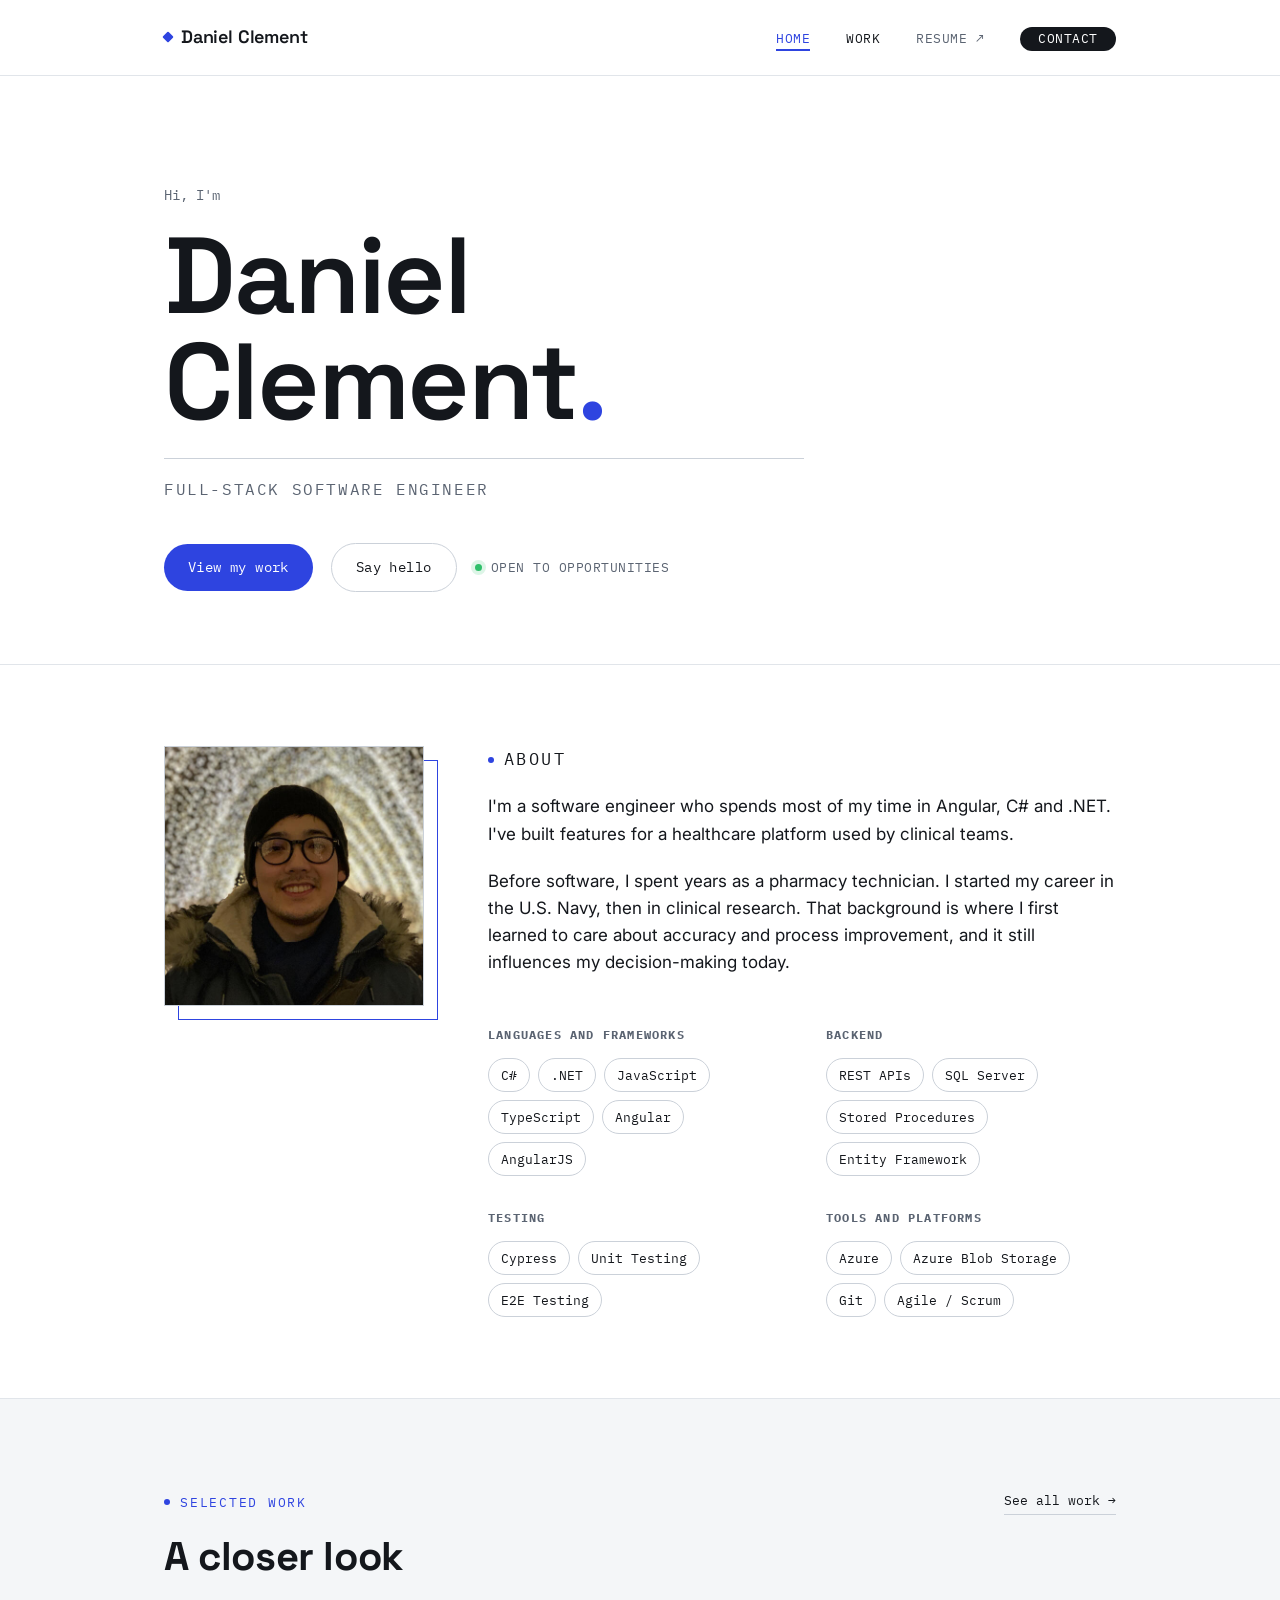
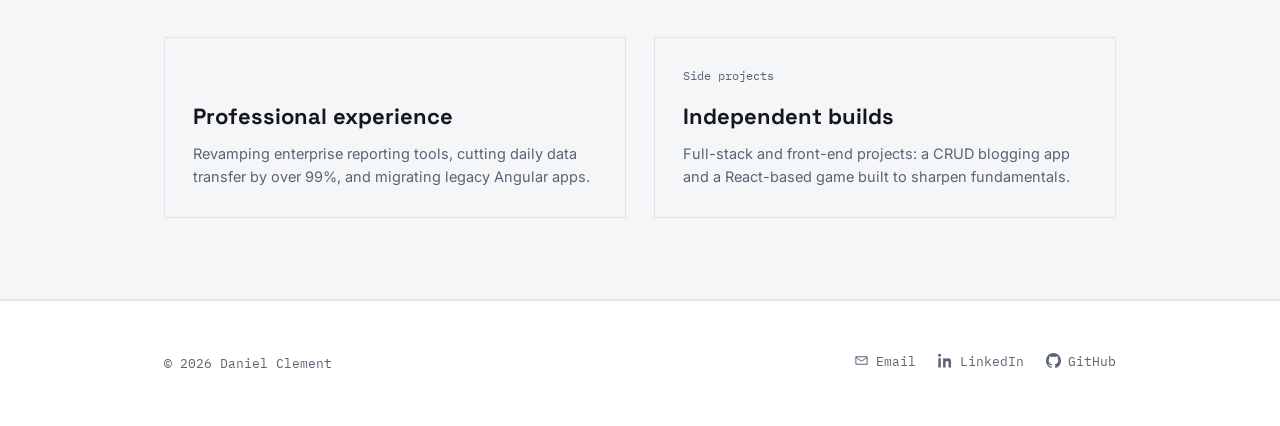
<file: index.html>
<!doctype html>
<html lang="en">
  <head>
    <meta charset="UTF-8" />
    <meta name="viewport" content="width=device-width, initial-scale=1" />
    <title>Daniel Clement - Full-Stack Software Engineer</title>
    <meta
      name="description"
      content="Daniel Clement is a full-stack software engineer."
    />
    <meta
      property="og:title"
      content="Daniel Clement - Full-Stack Software Engineer"
    />
    <meta property="og:type" content="website" />
    <link rel="preconnect" href="https://fonts.googleapis.com" />
    <link rel="preconnect" href="https://fonts.gstatic.com" crossorigin />
    <link
      href="https://fonts.googleapis.com/css2?family=Space+Grotesk:wght@500;600;700&family=Inter:wght@400;500;600&family=IBM+Plex+Mono:wght@400;500&display=swap"
      rel="stylesheet"
    />
    <link rel="stylesheet" href="assets/style.css" />
  </head>
  <body>
    <header class="site-nav">
      <div class="wrap">
        <a href="index.html" class="brand">Daniel Clement</a>
        <button
          class="nav-toggle"
          aria-label="Toggle menu"
          aria-expanded="false"
        >
          <span></span><span></span>
        </button>
        <ul class="nav-links" data-open="false">
          <li><a href="index.html" aria-current="page">Home</a></li>
          <li><a href="work.html">Work</a></li>
          <li>
            <a
              class="resume-link"
              href="assets/files/DanielClement_Resume_2026.pdf"
              target="_blank"
              rel="noopener"
              >Resume ↗</a
            >
          </li>
          <li><a class="nav-cta" href="contact.html">Contact</a></li>
        </ul>
      </div>
    </header>

    <main>
      <section class="hero">
        <div class="wrap">
          <p class="hero-kicker">Hi, I'm</p>
          <h1>Daniel<br />Clement<span class="accent">.</span></h1>
          <p class="hero-role">Full-Stack Software Engineer</p>
          <div class="hero-actions">
            <a href="work.html" class="btn btn-primary">View my work</a>
            <a href="mailto:dnlclmnt@gmail.com" class="btn btn-ghost"
              >Say hello</a
            >
            <span class="status-pill"
              ><span class="dot"></span>Open to opportunities</span
            >
          </div>
        </div>
      </section>

      <section id="about">
        <div class="wrap">
          <div class="about-grid">
            <div class="about-portrait">
              <img
                src="assets/images/headshot.jpg"
                alt="Portrait of Daniel Clement"
              />
            </div>
            <div class="about-copy">
              <p class="eyebrow">About</p>
              <p style="margin-top: 16px">
                I'm a software engineer who spends most of my time in Angular,
                C# and .NET. I've built features for a healthcare platform used
                by clinical teams.
              </p>
              <p>
                Before software, I spent years as a pharmacy technician. I
                started my career in the U.S. Navy, then in clinical research.
                That background is where I first learned to care about accuracy
                and process improvement, and it still influences my
                decision-making today.
              </p>

              <div class="skills">
                <div class="skill-group">
                  <h3>Languages and Frameworks</h3>
                  <div class="chip-row">
                    <span class="chip">C#</span>
                    <span class="chip">.NET</span>
                    <span class="chip">JavaScript</span>
                    <span class="chip">TypeScript</span>
                    <span class="chip">Angular</span>
                    <span class="chip">AngularJS</span>
                  </div>
                </div>
                <div class="skill-group">
                  <h3>Backend</h3>
                  <div class="chip-row">
                    <span class="chip">REST APIs</span>
                    <span class="chip">SQL Server</span>
                    <span class="chip">Stored Procedures</span>
                    <span class="chip">Entity Framework</span>
                  </div>
                </div>
                <div class="skill-group">
                  <h3>Testing</h3>
                  <div class="chip-row">
                    <span class="chip">Cypress</span>
                    <span class="chip">Unit Testing</span>
                    <span class="chip">E2E Testing</span>
                  </div>
                </div>
                <div class="skill-group">
                  <h3>Tools and Platforms</h3>
                  <div class="chip-row">
                    <span class="chip">Azure</span>
                    <span class="chip">Azure Blob Storage</span>
                    <span class="chip">Git</span>
                    <span class="chip">Agile / Scrum</span>
                  </div>
                </div>
              </div>
            </div>
          </div>
        </div>
      </section>

      <section class="section-alt">
        <div class="wrap">
          <div class="section-head">
            <div>
              <p class="eyebrow">Selected work</p>
              <h2>A closer look</h2>
            </div>
            <a href="work.html" class="text-link">See all work →</a>
          </div>
          <div class="teaser-row">
            <a href="work.html#experience" class="teaser-card">
              <p class="tnum"><br /></p>
              <h3>Professional experience</h3>
              <p>
                Revamping enterprise reporting tools, cutting daily data
                transfer by over 99%, and migrating legacy Angular apps.
              </p>
            </a>
            <a href="work.html#projects" class="teaser-card">
              <p class="tnum">Side projects</p>
              <h3>Independent builds</h3>
              <p>
                Full-stack and front-end projects: a CRUD blogging app and a
                React-based game built to sharpen fundamentals.
              </p>
            </a>
          </div>
        </div>
      </section>
    </main>

    <footer class="site-footer">
      <div class="wrap">
        <p class="footer-copy">© 2026 Daniel Clement</p>
        <ul class="footer-links">
          <li>
            <a href="mailto:dnlclmnt@gmail.com">
              <svg
                viewBox="0 0 24 24"
                fill="none"
                stroke="currentColor"
                stroke-width="1.6"
              >
                <path d="M3 6h18v12H3z" />
                <path d="M3 7l9 6 9-6" />
              </svg>
              Email
            </a>
          </li>
          <li>
            <a
              href="https://www.linkedin.com/in/danielclement-/"
              target="_blank"
              rel="noopener"
            >
              <svg viewBox="0 0 24 24" fill="currentColor">
                <path
                  d="M4.98 3.5C4.98 4.88 3.9 6 2.5 6S0 4.88 0 3.5 1.12 1 2.5 1s2.48 1.12 2.48 2.5zM.5 8.5h4V23h-4V8.5zM8.5 8.5h3.8v2h.05c.53-1 1.83-2.05 3.77-2.05 4.03 0 4.78 2.65 4.78 6.1V23h-4v-6.7c0-1.6-.03-3.65-2.22-3.65-2.23 0-2.57 1.74-2.57 3.53V23h-4V8.5z"
                />
              </svg>
              LinkedIn
            </a>
          </li>
          <li>
            <a
              href="https://github.com/dnlclmnt"
              target="_blank"
              rel="noopener"
            >
              <svg viewBox="0 0 24 24" fill="currentColor">
                <path
                  d="M12 0C5.37 0 0 5.5 0 12.3c0 5.44 3.44 10.05 8.21 11.68.6.11.82-.27.82-.59 0-.29-.01-1.06-.02-2.08-3.34.75-4.04-1.64-4.04-1.64-.55-1.42-1.34-1.8-1.34-1.8-1.09-.77.08-.75.08-.75 1.21.09 1.84 1.27 1.84 1.27 1.07 1.87 2.81 1.33 3.5 1.02.11-.79.42-1.33.76-1.64-2.67-.31-5.47-1.36-5.47-6.04 0-1.33.46-2.42 1.23-3.27-.12-.31-.53-1.56.12-3.25 0 0 1-.33 3.3 1.25a11.2 11.2 0 0 1 6 0c2.29-1.58 3.29-1.25 3.29-1.25.66 1.69.25 2.94.12 3.25.77.85 1.23 1.94 1.23 3.27 0 4.69-2.81 5.72-5.49 6.03.43.38.81 1.13.81 2.28 0 1.65-.02 2.98-.02 3.38 0 .32.22.71.83.59C20.57 22.34 24 17.73 24 12.3 24 5.5 18.63 0 12 0z"
                />
              </svg>
              GitHub
            </a>
          </li>
        </ul>
      </div>
    </footer>

    <script src="assets/main.js"></script>
  </body>
</html>
</file>
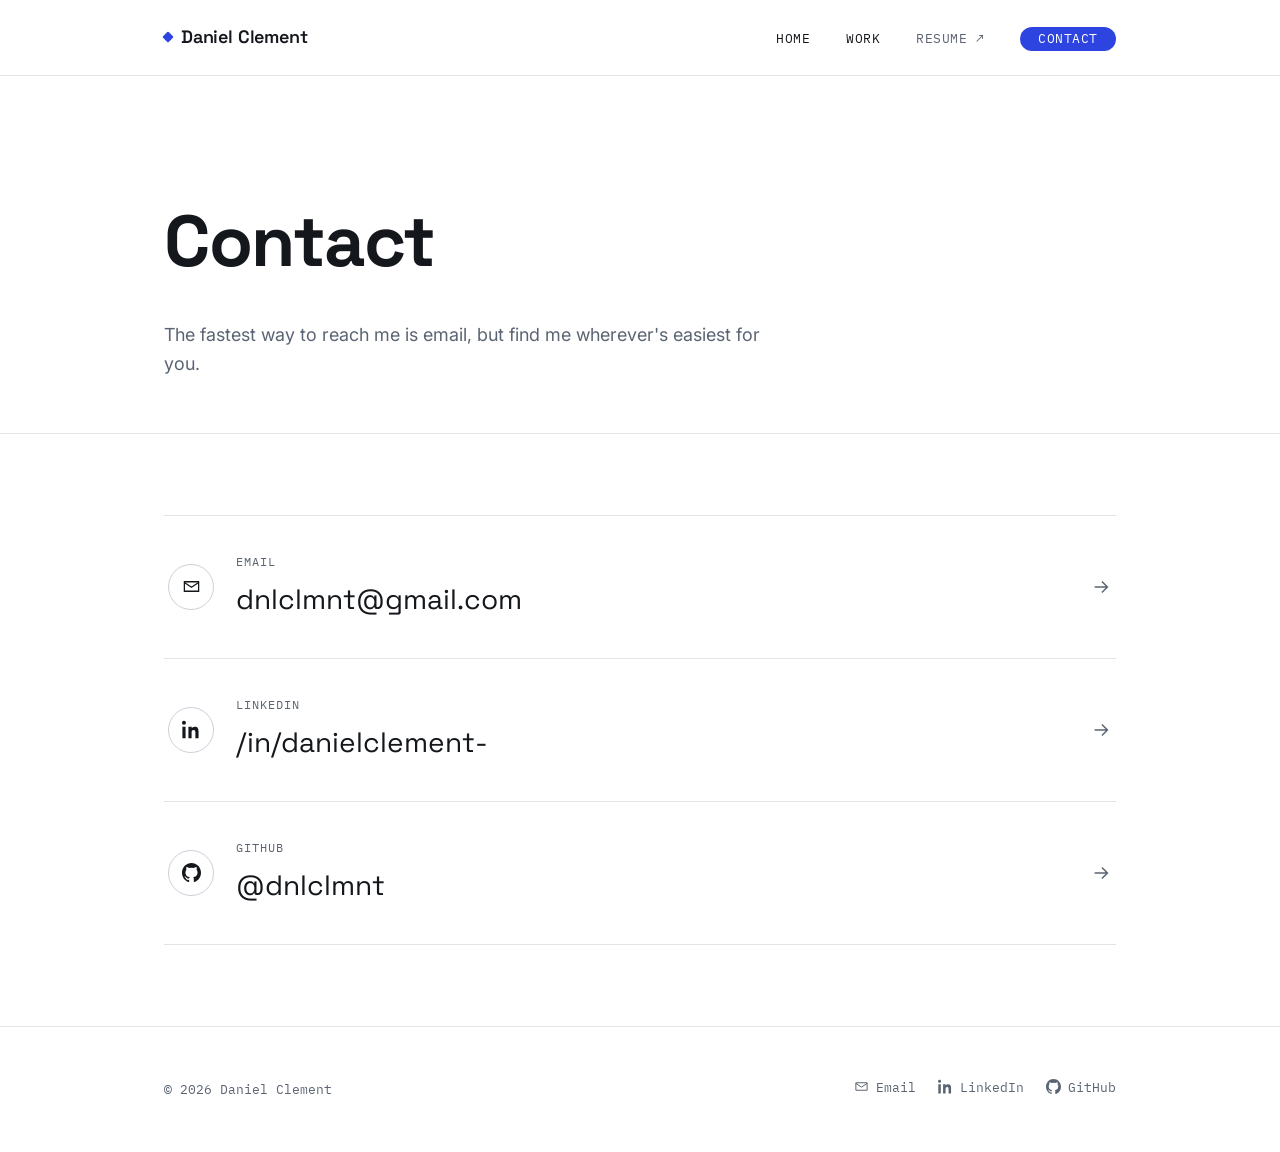
<file: contact.html>
<!doctype html>
<html lang="en">
  <head>
    <meta charset="UTF-8" />
    <meta name="viewport" content="width=device-width, initial-scale=1" />
    <title>Contact - Daniel Clement</title>
    <meta
      name="description"
      content="Get in touch with Daniel Clement - email, LinkedIn, and GitHub."
    />
    <meta property="og:title" content="Contact - Daniel Clement" />
    <meta property="og:type" content="website" />
    <link rel="preconnect" href="https://fonts.googleapis.com" />
    <link rel="preconnect" href="https://fonts.gstatic.com" crossorigin />
    <link
      href="https://fonts.googleapis.com/css2?family=Space+Grotesk:wght@500;600;700&family=Inter:wght@400;500;600&family=IBM+Plex+Mono:wght@400;500&display=swap"
      rel="stylesheet"
    />
    <link rel="stylesheet" href="assets/style.css" />
  </head>
  <body>
    <header class="site-nav">
      <div class="wrap">
        <a href="index.html" class="brand">Daniel Clement</a>
        <button
          class="nav-toggle"
          aria-label="Toggle menu"
          aria-expanded="false"
        >
          <span></span><span></span>
        </button>
        <ul class="nav-links" data-open="false">
          <li><a href="index.html">Home</a></li>
          <li><a href="work.html">Work</a></li>
          <li>
            <a
              class="resume-link"
              href="assets/files/DanielClement_Resume_2026.pdf"
              target="_blank"
              rel="noopener"
              >Resume ↗</a
            >
          </li>
          <li>
            <a class="nav-cta" href="contact.html" aria-current="page"
              >Contact</a
            >
          </li>
        </ul>
      </div>
    </header>

    <main>
      <section class="page-intro">
        <div class="wrap">
          <h1>Contact</h1>
          <p>
            The fastest way to reach me is email, but find me wherever's easiest
            for you.
          </p>
        </div>
      </section>

      <section>
        <div class="wrap">
          <div class="contact-grid">
            <a href="mailto:dnlclmnt@gmail.com" class="contact-card">
              <div class="contact-card-left">
                <span class="contact-icon">
                  <svg
                    viewBox="0 0 24 24"
                    fill="none"
                    stroke="currentColor"
                    stroke-width="1.6"
                  >
                    <path d="M3 6h18v12H3z" />
                    <path d="M3 7l9 6 9-6" />
                  </svg>
                </span>
                <div class="contact-text">
                  <p class="contact-label">Email</p>
                  <p class="contact-value">dnlclmnt@gmail.com</p>
                </div>
              </div>
              <svg
                class="contact-arrow"
                viewBox="0 0 24 24"
                fill="none"
                stroke="currentColor"
                stroke-width="1.6"
              >
                <path d="M5 12h14M13 6l6 6-6 6" />
              </svg>
            </a>

            <a
              href="https://www.linkedin.com/in/danielclement-/"
              target="_blank"
              rel="noopener"
              class="contact-card"
            >
              <div class="contact-card-left">
                <span class="contact-icon">
                  <svg viewBox="0 0 24 24" fill="currentColor">
                    <path
                      d="M4.98 3.5C4.98 4.88 3.9 6 2.5 6S0 4.88 0 3.5 1.12 1 2.5 1s2.48 1.12 2.48 2.5zM.5 8.5h4V23h-4V8.5zM8.5 8.5h3.8v2h.05c.53-1 1.83-2.05 3.77-2.05 4.03 0 4.78 2.65 4.78 6.1V23h-4v-6.7c0-1.6-.03-3.65-2.22-3.65-2.23 0-2.57 1.74-2.57 3.53V23h-4V8.5z"
                    />
                  </svg>
                </span>
                <div class="contact-text">
                  <p class="contact-label">LinkedIn</p>
                  <p class="contact-value">/in/danielclement-</p>
                </div>
              </div>
              <svg
                class="contact-arrow"
                viewBox="0 0 24 24"
                fill="none"
                stroke="currentColor"
                stroke-width="1.6"
              >
                <path d="M5 12h14M13 6l6 6-6 6" />
              </svg>
            </a>

            <a
              href="https://github.com/dnlclmnt"
              target="_blank"
              rel="noopener"
              class="contact-card"
            >
              <div class="contact-card-left">
                <span class="contact-icon">
                  <svg viewBox="0 0 24 24" fill="currentColor">
                    <path
                      d="M12 0C5.37 0 0 5.5 0 12.3c0 5.44 3.44 10.05 8.21 11.68.6.11.82-.27.82-.59 0-.29-.01-1.06-.02-2.08-3.34.75-4.04-1.64-4.04-1.64-.55-1.42-1.34-1.8-1.34-1.8-1.09-.77.08-.75.08-.75 1.21.09 1.84 1.27 1.84 1.27 1.07 1.87 2.81 1.33 3.5 1.02.11-.79.42-1.33.76-1.64-2.67-.31-5.47-1.36-5.47-6.04 0-1.33.46-2.42 1.23-3.27-.12-.31-.53-1.56.12-3.25 0 0 1-.33 3.3 1.25a11.2 11.2 0 0 1 6 0c2.29-1.58 3.29-1.25 3.29-1.25.66 1.69.25 2.94.12 3.25.77.85 1.23 1.94 1.23 3.27 0 4.69-2.81 5.72-5.49 6.03.43.38.81 1.13.81 2.28 0 1.65-.02 2.98-.02 3.38 0 .32.22.71.83.59C20.57 22.34 24 17.73 24 12.3 24 5.5 18.63 0 12 0z"
                    />
                  </svg>
                </span>
                <div class="contact-text">
                  <p class="contact-label">GitHub</p>
                  <p class="contact-value">@dnlclmnt</p>
                </div>
              </div>
              <svg
                class="contact-arrow"
                viewBox="0 0 24 24"
                fill="none"
                stroke="currentColor"
                stroke-width="1.6"
              >
                <path d="M5 12h14M13 6l6 6-6 6" />
              </svg>
            </a>
          </div>
        </div>
      </section>
    </main>

    <footer class="site-footer">
      <div class="wrap">
        <p class="footer-copy">© 2026 Daniel Clement</p>
        <ul class="footer-links">
          <li>
            <a href="mailto:dnlclmnt@gmail.com">
              <svg
                viewBox="0 0 24 24"
                fill="none"
                stroke="currentColor"
                stroke-width="1.6"
              >
                <path d="M3 6h18v12H3z" />
                <path d="M3 7l9 6 9-6" />
              </svg>
              Email
            </a>
          </li>
          <li>
            <a
              href="https://www.linkedin.com/in/danielclement-/"
              target="_blank"
              rel="noopener"
            >
              <svg viewBox="0 0 24 24" fill="currentColor">
                <path
                  d="M4.98 3.5C4.98 4.88 3.9 6 2.5 6S0 4.88 0 3.5 1.12 1 2.5 1s2.48 1.12 2.48 2.5zM.5 8.5h4V23h-4V8.5zM8.5 8.5h3.8v2h.05c.53-1 1.83-2.05 3.77-2.05 4.03 0 4.78 2.65 4.78 6.1V23h-4v-6.7c0-1.6-.03-3.65-2.22-3.65-2.23 0-2.57 1.74-2.57 3.53V23h-4V8.5z"
                />
              </svg>
              LinkedIn
            </a>
          </li>
          <li>
            <a
              href="https://github.com/dnlclmnt"
              target="_blank"
              rel="noopener"
            >
              <svg viewBox="0 0 24 24" fill="currentColor">
                <path
                  d="M12 0C5.37 0 0 5.5 0 12.3c0 5.44 3.44 10.05 8.21 11.68.6.11.82-.27.82-.59 0-.29-.01-1.06-.02-2.08-3.34.75-4.04-1.64-4.04-1.64-.55-1.42-1.34-1.8-1.34-1.8-1.09-.77.08-.75.08-.75 1.21.09 1.84 1.27 1.84 1.27 1.07 1.87 2.81 1.33 3.5 1.02.11-.79.42-1.33.76-1.64-2.67-.31-5.47-1.36-5.47-6.04 0-1.33.46-2.42 1.23-3.27-.12-.31-.53-1.56.12-3.25 0 0 1-.33 3.3 1.25a11.2 11.2 0 0 1 6 0c2.29-1.58 3.29-1.25 3.29-1.25.66 1.69.25 2.94.12 3.25.77.85 1.23 1.94 1.23 3.27 0 4.69-2.81 5.72-5.49 6.03.43.38.81 1.13.81 2.28 0 1.65-.02 2.98-.02 3.38 0 .32.22.71.83.59C20.57 22.34 24 17.73 24 12.3 24 5.5 18.63 0 12 0z"
                />
              </svg>
              GitHub
            </a>
          </li>
        </ul>
      </div>
    </footer>

    <script src="assets/main.js"></script>
  </body>
</html>
</file>
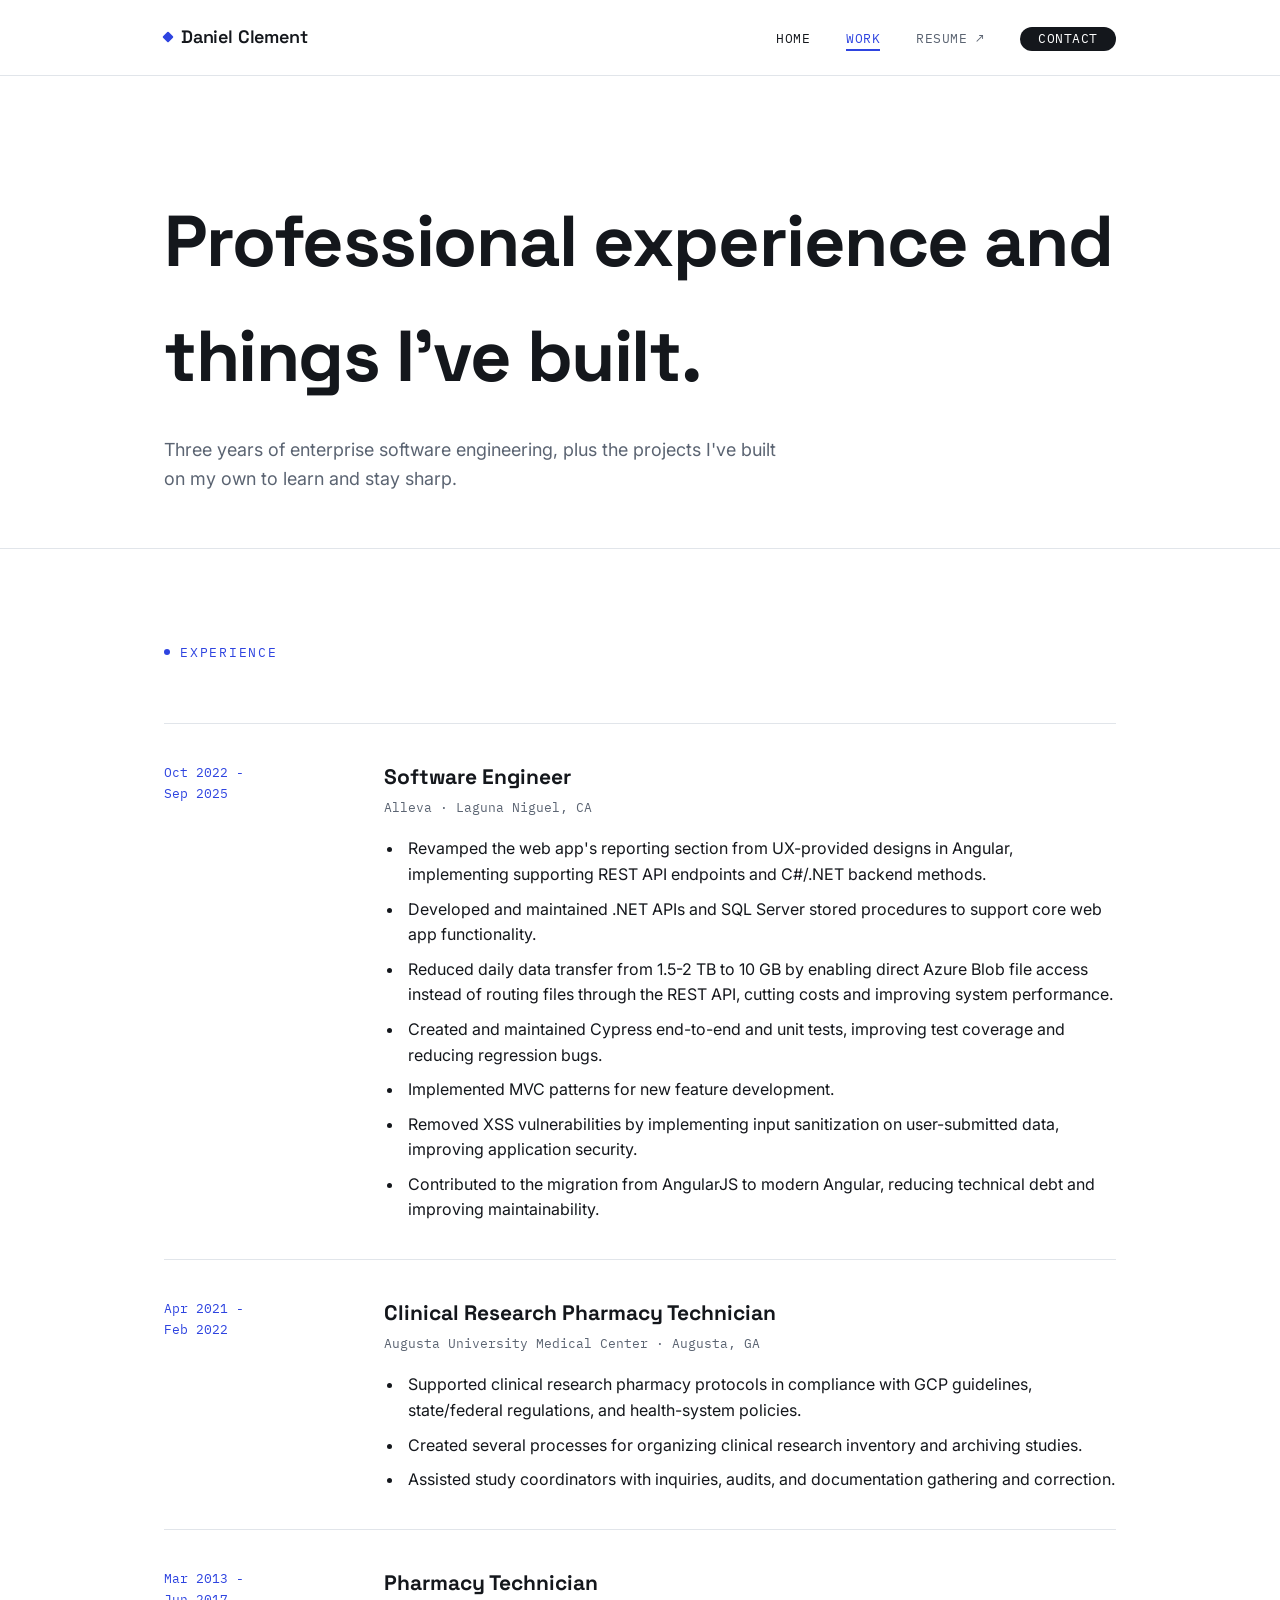
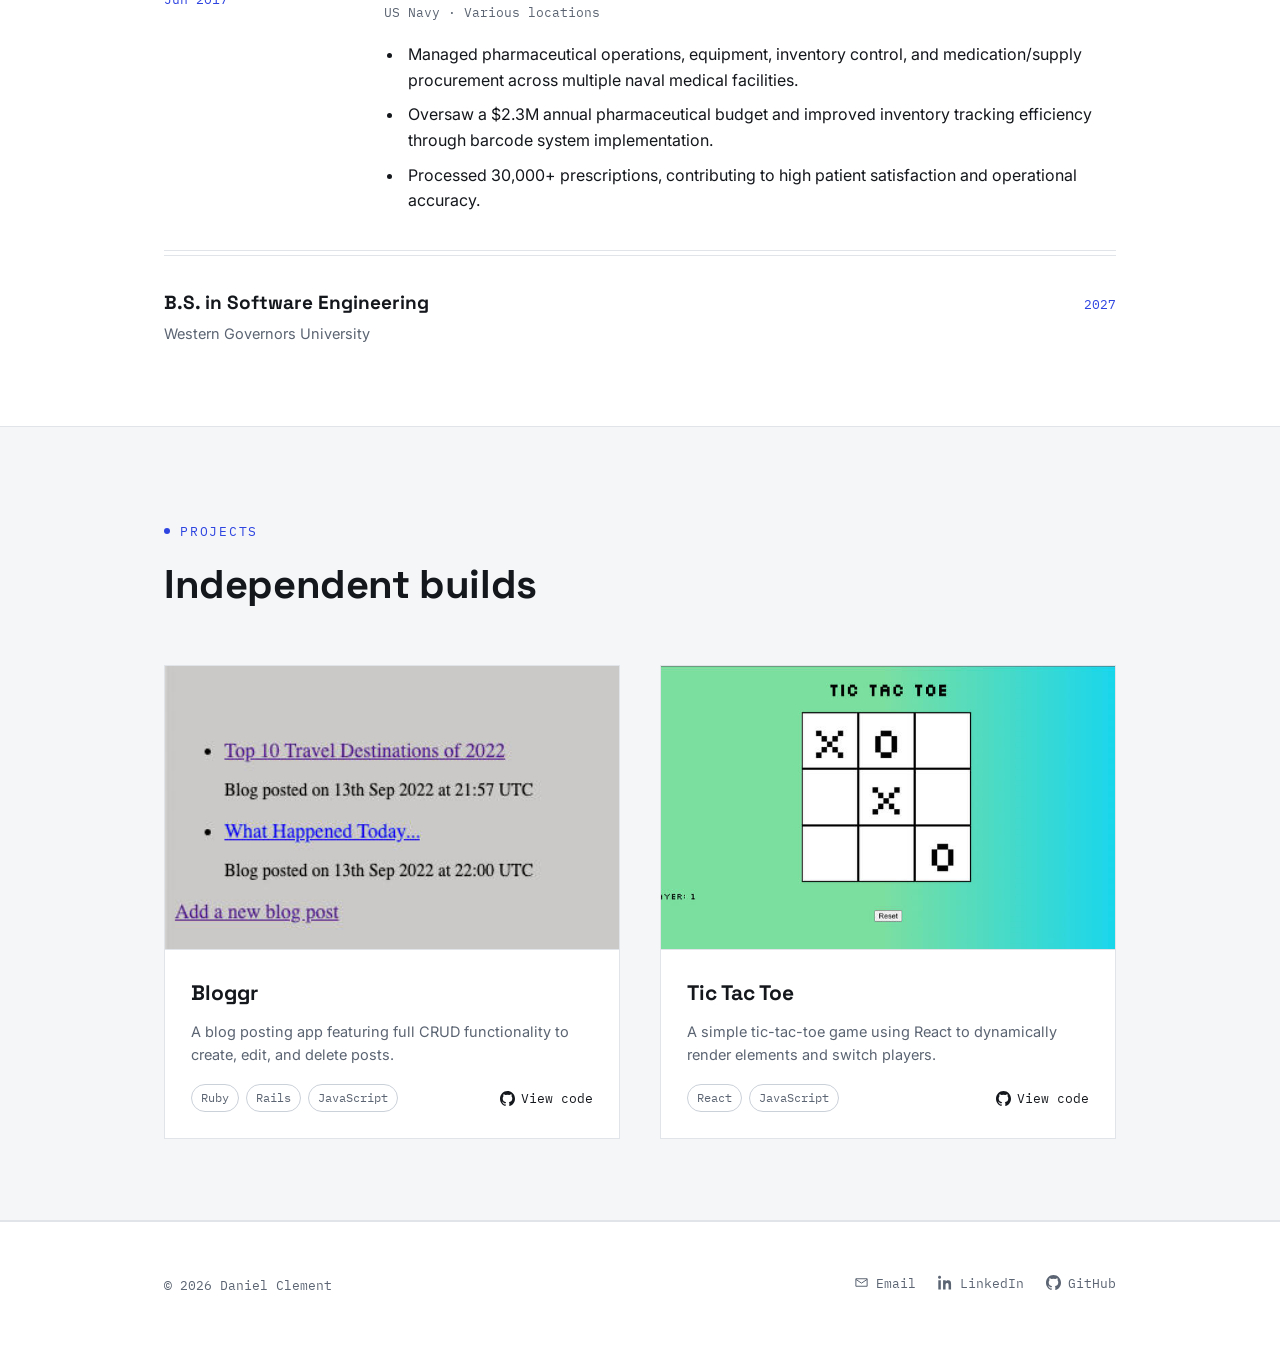
<file: work.html>
<!doctype html>
<html lang="en">
  <head>
    <meta charset="UTF-8" />
    <meta name="viewport" content="width=device-width, initial-scale=1" />
    <title>Work - Daniel Clement</title>
    <meta
      name="description"
      content="Professional experience and independent projects by Daniel Clement, full-stack software engineer."
    />
    <meta property="og:title" content="Work - Daniel Clement" />
    <meta property="og:type" content="website" />
    <link rel="preconnect" href="https://fonts.googleapis.com" />
    <link rel="preconnect" href="https://fonts.gstatic.com" crossorigin />
    <link
      href="https://fonts.googleapis.com/css2?family=Space+Grotesk:wght@500;600;700&family=Inter:wght@400;500;600&family=IBM+Plex+Mono:wght@400;500&display=swap"
      rel="stylesheet"
    />
    <link rel="stylesheet" href="assets/style.css" />
  </head>
  <body>
    <header class="site-nav">
      <div class="wrap">
        <a href="index.html" class="brand">Daniel Clement</a>
        <button
          class="nav-toggle"
          aria-label="Toggle menu"
          aria-expanded="false"
        >
          <span></span><span></span>
        </button>
        <ul class="nav-links" data-open="false">
          <li><a href="index.html">Home</a></li>
          <li><a href="work.html" aria-current="page">Work</a></li>
          <li>
            <a
              class="resume-link"
              href="assets/files/DanielClement_Resume_2026.pdf"
              target="_blank"
              rel="noopener"
              >Resume ↗</a
            >
          </li>
          <li><a class="nav-cta" href="contact.html">Contact</a></li>
        </ul>
      </div>
    </header>

    <main>
      <section class="page-intro">
        <div class="wrap">
          <h1>Professional experience and things I've built.</h1>
          <p>
            Three years of enterprise software engineering, plus the projects
            I've built on my own to learn and stay sharp.
          </p>
        </div>
      </section>

      <section id="experience">
        <div class="wrap">
          <div class="section-head">
            <p class="eyebrow">Experience</p>
          </div>

          <div class="timeline">
            <div class="tl-item">
              <div class="tl-date">Oct 2022 -<br />Sep 2025</div>
              <div>
                <h3 class="tl-role">Software Engineer</h3>
                <p class="tl-org">Alleva · Laguna Niguel, CA</p>
                <ul>
                  <li>
                    Revamped the web app's reporting section from UX-provided
                    designs in Angular, implementing supporting REST API
                    endpoints and C#/.NET backend methods.
                  </li>
                  <li>
                    Developed and maintained .NET APIs and SQL Server stored
                    procedures to support core web app functionality.
                  </li>
                  <li>
                    Reduced daily data transfer from 1.5-2 TB to 10 GB by
                    enabling direct Azure Blob file access instead of routing
                    files through the REST API, cutting costs and improving
                    system performance.
                  </li>
                  <li>
                    Created and maintained Cypress end-to-end and unit tests,
                    improving test coverage and reducing regression bugs.
                  </li>
                  <li>Implemented MVC patterns for new feature development.</li>
                  <li>
                    Removed XSS vulnerabilities by implementing input
                    sanitization on user-submitted data, improving application
                    security.
                  </li>
                  <li>
                    Contributed to the migration from AngularJS to modern
                    Angular, reducing technical debt and improving
                    maintainability.
                  </li>
                </ul>
              </div>
            </div>

            <div class="tl-item">
              <div class="tl-date">Apr 2021 -<br />Feb 2022</div>
              <div>
                <h3 class="tl-role">Clinical Research Pharmacy Technician</h3>
                <p class="tl-org">
                  Augusta University Medical Center · Augusta, GA
                </p>
                <ul>
                  <li>
                    Supported clinical research pharmacy protocols in compliance
                    with GCP guidelines, state/federal regulations, and
                    health-system policies.
                  </li>
                  <li>
                    Created several processes for organizing clinical research
                    inventory and archiving studies.
                  </li>
                  <li>
                    Assisted study coordinators with inquiries, audits, and
                    documentation gathering and correction.
                  </li>
                </ul>
              </div>
            </div>

            <div class="tl-item">
              <div class="tl-date">Mar 2013 -<br />Jun 2017</div>
              <div>
                <h3 class="tl-role">Pharmacy Technician</h3>
                <p class="tl-org">US Navy · Various locations</p>
                <ul>
                  <li>
                    Managed pharmaceutical operations, equipment, inventory
                    control, and medication/supply procurement across multiple
                    naval medical facilities.
                  </li>
                  <li>
                    Oversaw a $2.3M annual pharmaceutical budget and improved
                    inventory tracking efficiency through barcode system
                    implementation.
                  </li>
                  <li>
                    Processed 30,000+ prescriptions, contributing to high
                    patient satisfaction and operational accuracy.
                  </li>
                </ul>
              </div>
            </div>
          </div>

          <div class="edu-block">
            <div>
              <h3>B.S. in Software Engineering</h3>
              <p>Western Governors University</p>
            </div>
            <div class="edu-date">2027</div>
          </div>
        </div>
      </section>

      <section id="projects" class="section-alt">
        <div class="wrap">
          <div class="section-head">
            <div>
              <p class="eyebrow">Projects</p>
              <h2>Independent builds</h2>
            </div>
          </div>

          <div class="project-grid">
            <div class="project-card">
              <div class="project-thumb">
                <img
                  src="assets/images/project-bloggr.jpg"
                  alt="Screenshot of the Bloggr application"
                />
              </div>
              <div class="project-body">
                <h3>Bloggr</h3>
                <p>
                  A blog posting app featuring full CRUD functionality to
                  create, edit, and delete posts.
                </p>
                <div class="project-foot">
                  <div class="tag-row">
                    <span class="tag">Ruby</span>
                    <span class="tag">Rails</span>
                    <span class="tag">JavaScript</span>
                  </div>
                  <a
                    class="project-link"
                    href="https://github.com/dnlclmnt/blog-post-app"
                    target="_blank"
                    rel="noopener"
                  >
                    <svg viewBox="0 0 24 24" fill="currentColor">
                      <path
                        d="M12 0C5.37 0 0 5.5 0 12.3c0 5.44 3.44 10.05 8.21 11.68.6.11.82-.27.82-.59 0-.29-.01-1.06-.02-2.08-3.34.75-4.04-1.64-4.04-1.64-.55-1.42-1.34-1.8-1.34-1.8-1.09-.77.08-.75.08-.75 1.21.09 1.84 1.27 1.84 1.27 1.07 1.87 2.81 1.33 3.5 1.02.11-.79.42-1.33.76-1.64-2.67-.31-5.47-1.36-5.47-6.04 0-1.33.46-2.42 1.23-3.27-.12-.31-.53-1.56.12-3.25 0 0 1-.33 3.3 1.25a11.2 11.2 0 0 1 6 0c2.29-1.58 3.29-1.25 3.29-1.25.66 1.69.25 2.94.12 3.25.77.85 1.23 1.94 1.23 3.27 0 4.69-2.81 5.72-5.49 6.03.43.38.81 1.13.81 2.28 0 1.65-.02 2.98-.02 3.38 0 .32.22.71.83.59C20.57 22.34 24 17.73 24 12.3 24 5.5 18.63 0 12 0z"
                      />
                    </svg>
                    View code
                  </a>
                </div>
              </div>
            </div>

            <div class="project-card">
              <div class="project-thumb">
                <img
                  src="assets/images/project-tictactoe.jpg"
                  alt="Screenshot of the Tic Tac Toe game"
                />
              </div>
              <div class="project-body">
                <h3>Tic Tac Toe</h3>
                <p>
                  A simple tic-tac-toe game using React to dynamically render
                  elements and switch players.
                </p>
                <div class="project-foot">
                  <div class="tag-row">
                    <span class="tag">React</span>
                    <span class="tag">JavaScript</span>
                  </div>
                  <a
                    class="project-link"
                    href="https://github.com/dnlclmnt/tic-tac-toe-game"
                    target="_blank"
                    rel="noopener"
                  >
                    <svg viewBox="0 0 24 24" fill="currentColor">
                      <path
                        d="M12 0C5.37 0 0 5.5 0 12.3c0 5.44 3.44 10.05 8.21 11.68.6.11.82-.27.82-.59 0-.29-.01-1.06-.02-2.08-3.34.75-4.04-1.64-4.04-1.64-.55-1.42-1.34-1.8-1.34-1.8-1.09-.77.08-.75.08-.75 1.21.09 1.84 1.27 1.84 1.27 1.07 1.87 2.81 1.33 3.5 1.02.11-.79.42-1.33.76-1.64-2.67-.31-5.47-1.36-5.47-6.04 0-1.33.46-2.42 1.23-3.27-.12-.31-.53-1.56.12-3.25 0 0 1-.33 3.3 1.25a11.2 11.2 0 0 1 6 0c2.29-1.58 3.29-1.25 3.29-1.25.66 1.69.25 2.94.12 3.25.77.85 1.23 1.94 1.23 3.27 0 4.69-2.81 5.72-5.49 6.03.43.38.81 1.13.81 2.28 0 1.65-.02 2.98-.02 3.38 0 .32.22.71.83.59C20.57 22.34 24 17.73 24 12.3 24 5.5 18.63 0 12 0z"
                      />
                    </svg>
                    View code
                  </a>
                </div>
              </div>
            </div>
          </div>
        </div>
      </section>
    </main>

    <footer class="site-footer">
      <div class="wrap">
        <p class="footer-copy">© 2026 Daniel Clement</p>
        <ul class="footer-links">
          <li>
            <a href="mailto:dnlclmnt@gmail.com">
              <svg
                viewBox="0 0 24 24"
                fill="none"
                stroke="currentColor"
                stroke-width="1.6"
              >
                <path d="M3 6h18v12H3z" />
                <path d="M3 7l9 6 9-6" />
              </svg>
              Email
            </a>
          </li>
          <li>
            <a
              href="https://www.linkedin.com/in/danielclement-/"
              target="_blank"
              rel="noopener"
            >
              <svg viewBox="0 0 24 24" fill="currentColor">
                <path
                  d="M4.98 3.5C4.98 4.88 3.9 6 2.5 6S0 4.88 0 3.5 1.12 1 2.5 1s2.48 1.12 2.48 2.5zM.5 8.5h4V23h-4V8.5zM8.5 8.5h3.8v2h.05c.53-1 1.83-2.05 3.77-2.05 4.03 0 4.78 2.65 4.78 6.1V23h-4v-6.7c0-1.6-.03-3.65-2.22-3.65-2.23 0-2.57 1.74-2.57 3.53V23h-4V8.5z"
                />
              </svg>
              LinkedIn
            </a>
          </li>
          <li>
            <a
              href="https://github.com/dnlclmnt"
              target="_blank"
              rel="noopener"
            >
              <svg viewBox="0 0 24 24" fill="currentColor">
                <path
                  d="M12 0C5.37 0 0 5.5 0 12.3c0 5.44 3.44 10.05 8.21 11.68.6.11.82-.27.82-.59 0-.29-.01-1.06-.02-2.08-3.34.75-4.04-1.64-4.04-1.64-.55-1.42-1.34-1.8-1.34-1.8-1.09-.77.08-.75.08-.75 1.21.09 1.84 1.27 1.84 1.27 1.07 1.87 2.81 1.33 3.5 1.02.11-.79.42-1.33.76-1.64-2.67-.31-5.47-1.36-5.47-6.04 0-1.33.46-2.42 1.23-3.27-.12-.31-.53-1.56.12-3.25 0 0 1-.33 3.3 1.25a11.2 11.2 0 0 1 6 0c2.29-1.58 3.29-1.25 3.29-1.25.66 1.69.25 2.94.12 3.25.77.85 1.23 1.94 1.23 3.27 0 4.69-2.81 5.72-5.49 6.03.43.38.81 1.13.81 2.28 0 1.65-.02 2.98-.02 3.38 0 .32.22.71.83.59C20.57 22.34 24 17.73 24 12.3 24 5.5 18.63 0 12 0z"
                />
              </svg>
              GitHub
            </a>
          </li>
        </ul>
      </div>
    </footer>

    <script src="assets/main.js"></script>
  </body>
</html>
</file>
<file: assets/style.css>
:root {
  --white: #ffffff;
  --paper: #f4f6f8;
  --line: #e1e5ea;
  --line-strong: #cbd1d9;
  --slate: #5b6472;
  --ink: #14171c;
  --cobalt: #2e44e0;
  --cobalt-dark: #212fb0;
  --cerulean: #1fa6d9;

  --font-display: "Space Grotesk", sans-serif;
  --font-body: "Inter", sans-serif;
  --font-mono: "IBM Plex Mono", monospace;

  --nav-h: 76px;
  --container: 1080px;
  --edge: clamp(24px, 5vw, 64px);
}

* {
  box-sizing: border-box;
}

html {
  scroll-behavior: smooth;
}

@media (prefers-reduced-motion: reduce) {
  html {
    scroll-behavior: auto;
  }
  * {
    animation-duration: 0.001ms !important;
    animation-iteration-count: 1 !important;
    transition-duration: 0.001ms !important;
  }
}

body {
  margin: 0;
  background: var(--white);
  color: var(--ink);
  font-family: var(--font-body);
  font-size: 16px;
  line-height: 1.6;
  -webkit-font-smoothing: antialiased;
}

img {
  max-width: 100%;
  display: block;
}

a {
  color: inherit;
}

::selection {
  background: var(--cobalt);
  color: var(--white);
}

:focus-visible {
  outline: 2px solid var(--cobalt);
  outline-offset: 3px;
}

.wrap {
  max-width: var(--container);
  margin: 0 auto;
  padding-left: var(--edge);
  padding-right: var(--edge);
}

.eyebrow {
  font-family: var(--font-mono);
  font-size: 12.5px;
  letter-spacing: 0.14em;
  text-transform: uppercase;
  color: var(--cobalt);
  display: flex;
  align-items: center;
  gap: 10px;
}

.eyebrow::before {
  content: "";
  width: 6px;
  height: 6px;
  border-radius: 50%;
  background: var(--cobalt);
  flex: none;
}

/* ==========================================================================
   Nav
   ========================================================================== */

.site-nav {
  position: sticky;
  top: 0;
  z-index: 40;
  height: var(--nav-h);
  display: flex;
  align-items: center;
  background: rgba(255, 255, 255, 0.86);
  backdrop-filter: saturate(180%) blur(10px);
  border-bottom: 1px solid var(--line);
}

.site-nav .wrap {
  display: flex;
  align-items: center;
  justify-content: space-between;
  width: 100%;
}

.brand {
  font-family: var(--font-display);
  font-weight: 600;
  font-size: 18px;
  text-decoration: none;
  letter-spacing: -0.01em;
  display: flex;
  align-items: center;
  gap: 9px;
}

.brand::before {
  content: "";
  width: 8px;
  height: 8px;
  background: var(--cobalt);
  border-radius: 1px;
  transform: rotate(45deg);
  flex: none;
}

.nav-links {
  display: flex;
  align-items: center;
  gap: 36px;
  list-style: none;
  margin: 0;
  padding: 0;
}

.nav-links a {
  text-decoration: none;
  font-family: var(--font-mono);
  font-size: 13px;
  letter-spacing: 0.04em;
  text-transform: uppercase;
  color: var(--ink);
  position: relative;
  padding-bottom: 4px;
}

.nav-links a::after {
  content: "";
  position: absolute;
  left: 0;
  right: 100%;
  bottom: 0;
  height: 2px;
  background: var(--cobalt);
  transition: right 0.22s ease;
}

.nav-links a:hover::after,
.nav-links a[aria-current="page"]::after {
  right: 0;
}

.nav-links a[aria-current="page"] {
  color: var(--cobalt);
}

.nav-links .resume-link {
  color: var(--slate);
}

.nav-cta {
  background: var(--ink);
  color: var(--white) !important;
  padding: 3px 18px;
  border-radius: 100px;
  transition:
    background 0.2s ease,
    transform 0.2s ease;
}

.nav-cta::after {
  display: none;
}

.nav-cta:hover {
  background: var(--cobalt);
  transform: translateY(-1px);
}

.nav-cta[aria-current="page"] {
  background: var(--cobalt);
}

.nav-toggle {
  display: none;
  background: none;
  border: none;
  cursor: pointer;
  padding: 8px;
  flex-direction: column;
  gap: 5px;
}

.nav-toggle span {
  width: 22px;
  height: 2px;
  background: var(--ink);
  display: block;
}

/* ==========================================================================
   Buttons / links
   ========================================================================== */

.btn {
  display: inline-flex;
  align-items: center;
  gap: 10px;
  font-family: var(--font-mono);
  font-size: 13.5px;
  letter-spacing: 0.03em;
  text-decoration: none;
  padding: 13px 24px;
  border-radius: 100px;
  transition:
    transform 0.2s ease,
    background 0.2s ease,
    border-color 0.2s ease,
    color 0.2s ease;
}

.btn-primary {
  background: var(--cobalt);
  color: var(--white);
}

.btn-primary:hover {
  background: var(--cobalt-dark);
  transform: translateY(-1px);
}

.btn-ghost {
  background: transparent;
  color: var(--ink);
  border: 1px solid var(--line-strong);
}

.btn-ghost:hover {
  border-color: var(--cobalt);
  color: var(--cobalt);
}

.text-link {
  font-family: var(--font-mono);
  font-size: 13px;
  text-decoration: none;
  color: var(--ink);
  border-bottom: 1px solid var(--line-strong);
  padding-bottom: 2px;
  transition:
    color 0.2s ease,
    border-color 0.2s ease;
}

.text-link:hover {
  color: var(--cobalt);
  border-color: var(--cobalt);
}

/* ==========================================================================
   Hero
   ========================================================================== */

.hero {
  padding: clamp(64px, 12vh, 140px) 0 clamp(48px, 8vh, 96px);
  border-bottom: 1px solid var(--line);
}

.hero-kicker {
  font-family: var(--font-mono);
  font-size: 14px;
  color: var(--slate);
  margin: 0 0 18px;
}

.hero h1 {
  font-family: var(--font-display);
  font-weight: 600;
  font-size: clamp(48px, 9vw, 108px);
  line-height: 0.98;
  letter-spacing: -0.02em;
  margin: 0;
}

.hero h1 .accent {
  color: var(--cobalt);
}

.hero-role {
  font-family: var(--font-mono);
  text-transform: uppercase;
  letter-spacing: 0.1em;
  font-size: clamp(13px, 1.6vw, 16px);
  color: var(--slate);
  margin: 22px 0 0;
  border-top: 1px solid var(--line-strong);
  padding-top: 18px;
  max-width: 640px;
}

.hero-actions {
  display: flex;
  align-items: center;
  flex-wrap: wrap;
  gap: 18px;
  margin-top: 40px;
}

.status-pill {
  display: inline-flex;
  align-items: center;
  gap: 9px;
  font-family: var(--font-mono);
  font-size: 12.5px;
  letter-spacing: 0.04em;
  text-transform: uppercase;
  color: var(--slate);
}

.status-pill .dot {
  width: 7px;
  height: 7px;
  border-radius: 50%;
  background: #2fbf6a;
  box-shadow: 0 0 0 4px rgba(47, 191, 106, 0.16);
}

/* ==========================================================================
   Section scaffolding
   ========================================================================== */

section {
  padding: clamp(56px, 9vh, 104px) 0;
}

.section-alt {
  background: var(--paper);
  border-bottom: 1px solid var(--line);
  border-top: 1px solid var(--line);
}

.section-head {
  display: flex;
  align-items: baseline;
  justify-content: space-between;
  gap: 24px;
  margin-bottom: 48px;
  flex-wrap: wrap;
}

.section-head h2 {
  font-family: var(--font-display);
  font-size: clamp(28px, 3.6vw, 40px);
  margin: 10px 0 0;
  letter-spacing: -0.01em;
}

/* ==========================================================================
   About
   ========================================================================== */

.about-grid {
  display: grid;
  grid-template-columns: 260px 1fr;
  gap: 64px;
  align-items: start;
}

.about-portrait {
  position: relative;
}

.about-portrait img {
  width: 100%;
  aspect-ratio: 1 / 1;
  object-fit: cover;
  border: 1px solid var(--line-strong);
}

.about-portrait::after {
  content: "";
  position: absolute;
  top: 14px;
  left: 14px;
  right: -14px;
  bottom: -14px;
  border: 1px solid var(--cobalt);
  z-index: -1;
}

.about-copy p {
  font-size: 17px;
  color: var(--ink);
  max-width: 62ch;
  margin: 0 0 20px;
}

.about-copy p:last-child {
  margin-bottom: 0;
}

.skills {
  margin-top: 48px;
  display: grid;
  grid-template-columns: repeat(2, 1fr);
  gap: 32px 48px;
}

.skill-group h3 {
  font-family: var(--font-mono);
  font-size: 12px;
  text-transform: uppercase;
  letter-spacing: 0.1em;
  color: var(--slate);
  margin: 0 0 14px;
}

.chip-row {
  display: flex;
  flex-wrap: wrap;
  gap: 8px;
}

.chip {
  font-family: var(--font-mono);
  font-size: 12.5px;
  border: 1px solid var(--line-strong);
  padding: 6px 12px;
  border-radius: 100px;
  color: var(--ink);
  background: var(--white);
}

/* ==========================================================================
   Work teaser (home)
   ========================================================================== */

.teaser-row {
  display: grid;
  grid-template-columns: repeat(2, 1fr);
  gap: 28px;
}

.teaser-card {
  border: 1px solid var(--line);
  padding: 28px;
  text-decoration: none;
  color: var(--ink);
  transition:
    border-color 0.2s ease,
    transform 0.2s ease;
  display: block;
}

.teaser-card:hover {
  border-color: var(--cobalt);
  transform: translateY(-2px);
}

.teaser-card .tnum {
  font-family: var(--font-mono);
  font-size: 12px;
  color: var(--slate);
}

.teaser-card h3 {
  font-family: var(--font-display);
  font-size: 22px;
  margin: 14px 0 8px;
}

.teaser-card p {
  color: var(--slate);
  font-size: 14.5px;
  margin: 0;
}

/* Work page */

.timeline {
  display: flex;
  flex-direction: column;
}

.tl-item {
  display: grid;
  grid-template-columns: 180px 1fr;
  gap: 40px;
  padding: 36px 0;
  border-top: 1px solid var(--line);
}

.tl-item:last-child {
  border-bottom: 1px solid var(--line);
}

.tl-date {
  font-family: var(--font-mono);
  font-size: 13px;
  color: var(--cobalt);
  padding-top: 3px;
}

.tl-role {
  font-family: var(--font-display);
  font-size: 21px;
  margin: 0 0 4px;
}

.tl-org {
  font-family: var(--font-mono);
  font-size: 13px;
  color: var(--slate);
  margin: 0 0 18px;
}

.tl-item ul {
  margin: 0;
  padding-left: 20px;
  color: var(--ink);
}

.tl-item li {
  margin-bottom: 9px;
  padding-left: 4px;
}

.tl-item li:last-child {
  margin-bottom: 0;
}

/* ==========================================================================
   Project cards
   ========================================================================== */

.project-grid {
  display: grid;
  grid-template-columns: repeat(2, 1fr);
  gap: 40px;
}

.project-card {
  border: 1px solid var(--line);
  background: var(--white);
}

.project-thumb {
  aspect-ratio: 16 / 10;
  overflow: hidden;
  border-bottom: 1px solid var(--line);
  background: var(--paper);
}

.project-thumb img {
  width: 100%;
  height: 100%;
  object-fit: cover;
  transition: transform 0.4s ease;
}

.project-card:hover .project-thumb img {
  transform: scale(1.035);
}

.project-body {
  padding: 26px;
}

.project-body h3 {
  font-family: var(--font-display);
  font-size: 21px;
  margin: 0 0 10px;
}

.project-body p {
  color: var(--slate);
  font-size: 14.5px;
  margin: 0 0 18px;
}

.project-foot {
  display: flex;
  align-items: center;
  justify-content: space-between;
  flex-wrap: wrap;
  gap: 12px;
}

.tag-row {
  display: flex;
  flex-wrap: wrap;
  gap: 7px;
}

.tag {
  font-family: var(--font-mono);
  font-size: 11.5px;
  color: var(--slate);
  border: 1px solid var(--line-strong);
  padding: 4px 9px;
  border-radius: 100px;
}

.project-link {
  display: inline-flex;
  align-items: center;
  gap: 6px;
  font-family: var(--font-mono);
  font-size: 12.5px;
  text-decoration: none;
  color: var(--ink);
  white-space: nowrap;
}

.project-link:hover {
  color: var(--cobalt);
}

.project-link svg {
  width: 15px;
  height: 15px;
}

/* ==========================================================================
   Education / misc block
   ========================================================================== */

.edu-block {
  border-top: 1px solid var(--line);
  padding-top: 32px;
  margin-top: 4px;
  display: flex;
  justify-content: space-between;
  flex-wrap: wrap;
  gap: 16px;
  align-items: baseline;
}

.edu-block h3 {
  font-family: var(--font-display);
  font-size: 19px;
  margin: 0 0 4px;
}

.edu-block p {
  margin: 0;
  color: var(--slate);
  font-size: 14.5px;
}

.edu-date {
  font-family: var(--font-mono);
  font-size: 13px;
  color: var(--cobalt);
}

/* ==========================================================================
   Contact page
   ========================================================================== */

.contact-grid {
  display: flex;
  flex-direction: column;
}

.contact-card {
  display: flex;
  align-items: center;
  justify-content: space-between;
  gap: 24px;
  padding: 36px 4px;
  border-top: 1px solid var(--line);
  text-decoration: none;
  color: var(--ink);
  transition:
    padding-left 0.25s ease,
    color 0.2s ease;
}

.contact-grid .contact-card:last-child {
  border-bottom: 1px solid var(--line);
}

.contact-card:hover {
  padding-left: 16px;
  color: var(--cobalt);
}

.contact-card-left {
  display: flex;
  align-items: center;
  gap: 22px;
}

.contact-icon {
  width: 46px;
  height: 46px;
  flex: none;
  border: 1px solid var(--line-strong);
  border-radius: 50%;
  display: flex;
  align-items: center;
  justify-content: center;
  transition:
    border-color 0.2s ease,
    background 0.2s ease;
}

.contact-card:hover .contact-icon {
  border-color: var(--cobalt);
  background: var(--cobalt);
  color: var(--white);
}

.contact-icon svg {
  width: 19px;
  height: 19px;
}

.contact-text .contact-label {
  font-family: var(--font-mono);
  font-size: 12px;
  letter-spacing: 0.08em;
  text-transform: uppercase;
  color: var(--slate);
  margin: 0 0 6px;
}

.contact-text .contact-value {
  font-family: var(--font-display);
  font-size: clamp(20px, 3vw, 28px);
  margin: 0;
}

.contact-arrow {
  flex: none;
  width: 22px;
  height: 22px;
  color: var(--slate);
  transition:
    transform 0.25s ease,
    color 0.2s ease;
}

.contact-card:hover .contact-arrow {
  transform: translateX(4px);
  color: var(--cobalt);
}

@media (max-width: 560px) {
  .contact-card {
    align-items: flex-start;
  }
  .contact-card-left {
    gap: 16px;
  }
  .contact-icon {
    width: 40px;
    height: 40px;
  }
}

/* ==========================================================================
   Contact / CTA band
   ========================================================================== */

.cta-band {
  padding: clamp(64px, 10vh, 120px) 0;
  text-align: center;
}

.cta-band h2 {
  font-family: var(--font-display);
  font-size: clamp(32px, 5vw, 56px);
  letter-spacing: -0.01em;
  margin: 0 auto 20px;
  max-width: 16ch;
}

.cta-band p {
  color: var(--slate);
  font-size: 17px;
  max-width: 46ch;
  margin: 0 auto 36px;
}

.cta-actions {
  display: flex;
  justify-content: center;
  gap: 16px;
  flex-wrap: wrap;
}

/* ==========================================================================
   Footer
   ========================================================================== */

.site-footer {
  border-top: 1px solid var(--line);
  padding: 40px 0;
}

.site-footer .wrap {
  display: flex;
  align-items: center;
  justify-content: space-between;
  flex-wrap: wrap;
  gap: 18px;
}

.footer-copy {
  font-family: var(--font-mono);
  font-size: 12.5px;
  color: var(--slate);
}

.footer-links {
  display: flex;
  gap: 22px;
  list-style: none;
  margin: 0;
  padding: 0;
}

.footer-links a {
  display: inline-flex;
  align-items: center;
  gap: 7px;
  text-decoration: none;
  color: var(--slate);
  font-family: var(--font-mono);
  font-size: 12.5px;
  transition: color 0.2s ease;
}

.footer-links a:hover {
  color: var(--cobalt);
}

.footer-links svg {
  width: 15px;
  height: 15px;
}

/* ==========================================================================
   Page intro (work page header)
   ========================================================================== */

.page-intro {
  padding: clamp(56px, 10vh, 104px) 0 clamp(40px, 6vh, 72px);
  border-bottom: 1px solid var(--line);
}

.page-intro h1 {
  font-family: var(--font-display);
  font-size: clamp(40px, 7vw, 72px);
  letter-spacing: -0.02em;
  margin: 18px 0 0;
}

.page-intro p {
  font-size: 18px;
  color: var(--slate);
  max-width: 56ch;
  margin: 22px 0 0;
}

/* ==========================================================================
   Responsive
   ========================================================================== */

@media (max-width: 860px) {
  .about-grid {
    grid-template-columns: 1fr;
  }

  .about-portrait {
    max-width: 220px;
  }

  .teaser-row,
  .project-grid {
    grid-template-columns: 1fr;
  }

  .skills {
    grid-template-columns: 1fr;
  }
}

@media (max-width: 700px) {
  .nav-links {
    position: fixed;
    top: var(--nav-h);
    left: 0;
    right: 0;
    bottom: 0;
    background: var(--white);
    flex-direction: column;
    align-items: flex-start;
    justify-content: flex-start;
    padding: 40px var(--edge);
    gap: 28px;
    transform: translateX(100%);
    transition: transform 0.28s ease;
  }

  .nav-links[data-open="true"] {
    transform: translateX(0);
  }

  .nav-links a {
    font-size: 16px;
  }

  .nav-toggle {
    display: flex;
  }

  .tl-item {
    grid-template-columns: 1fr;
    gap: 12px;
  }

  .tl-date {
    padding-top: 0;
  }

  .section-head {
    flex-direction: column;
    align-items: flex-start;
  }
}
</file>
